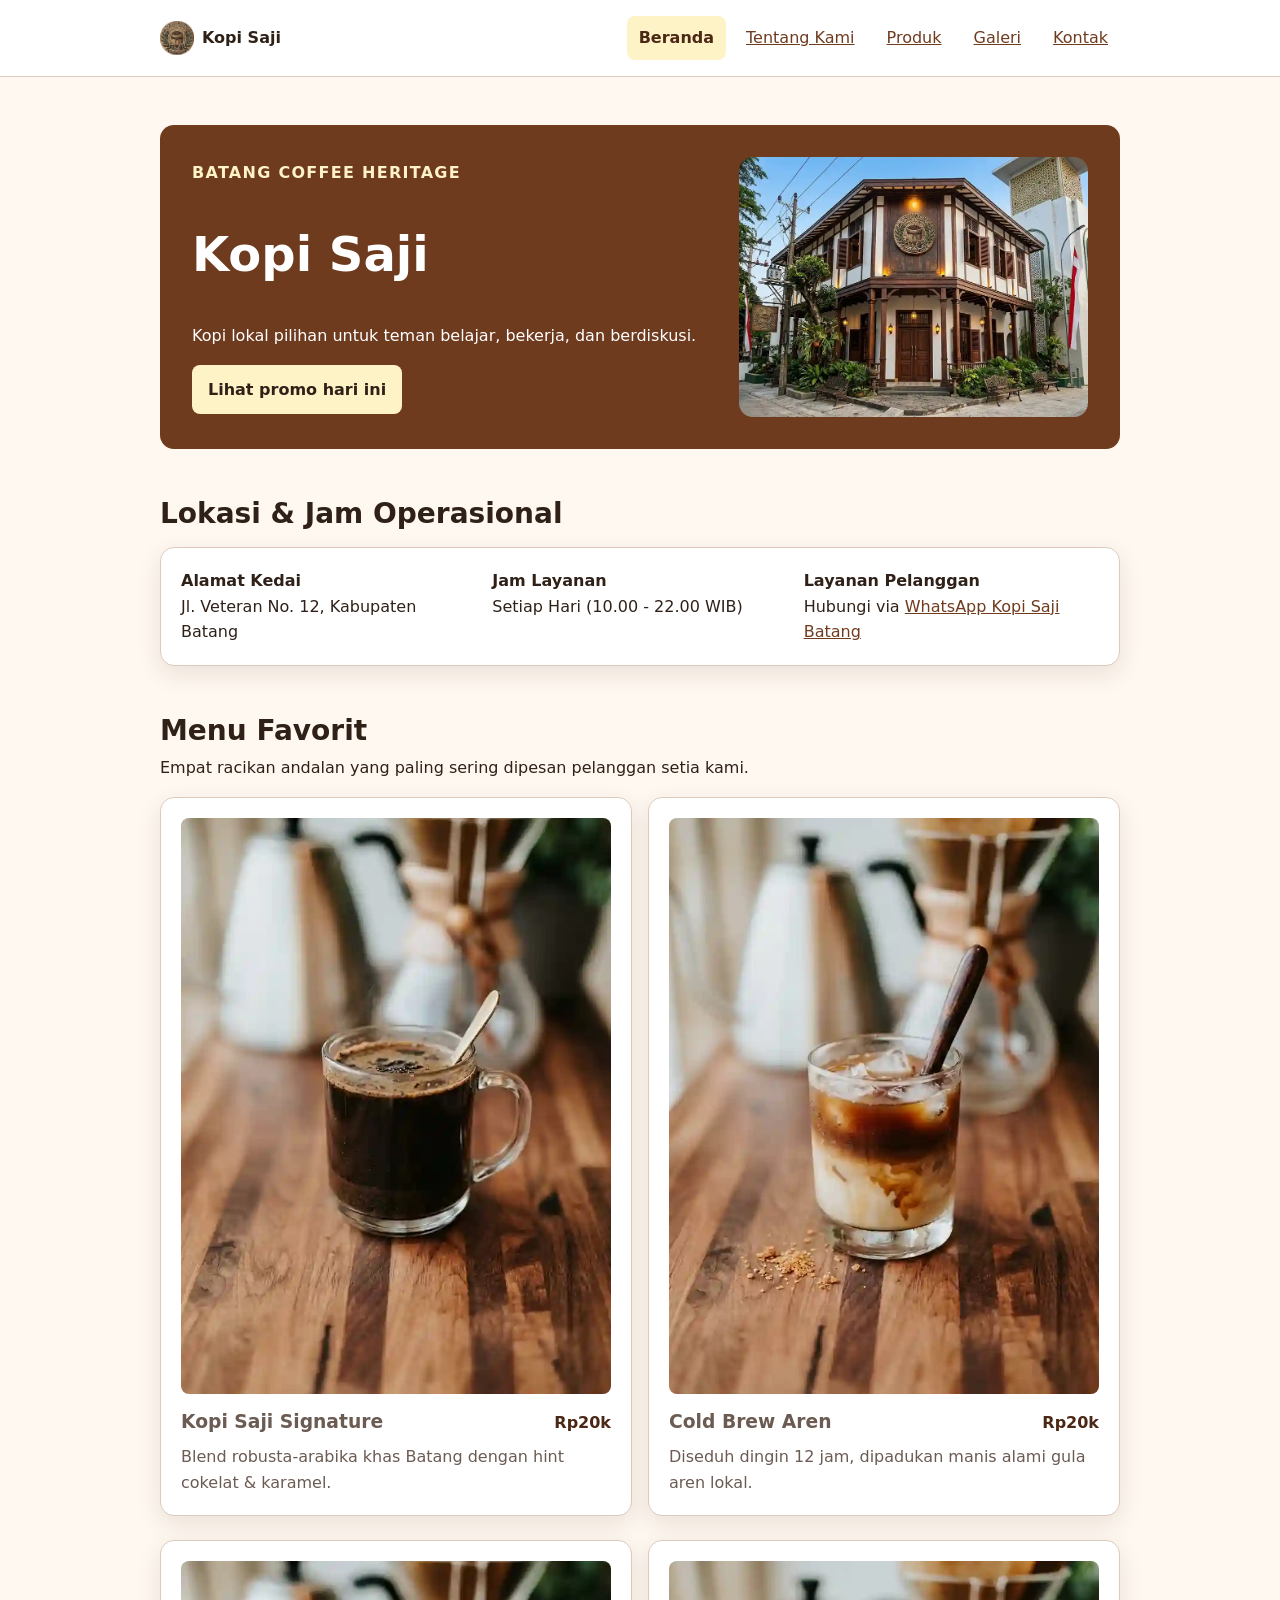
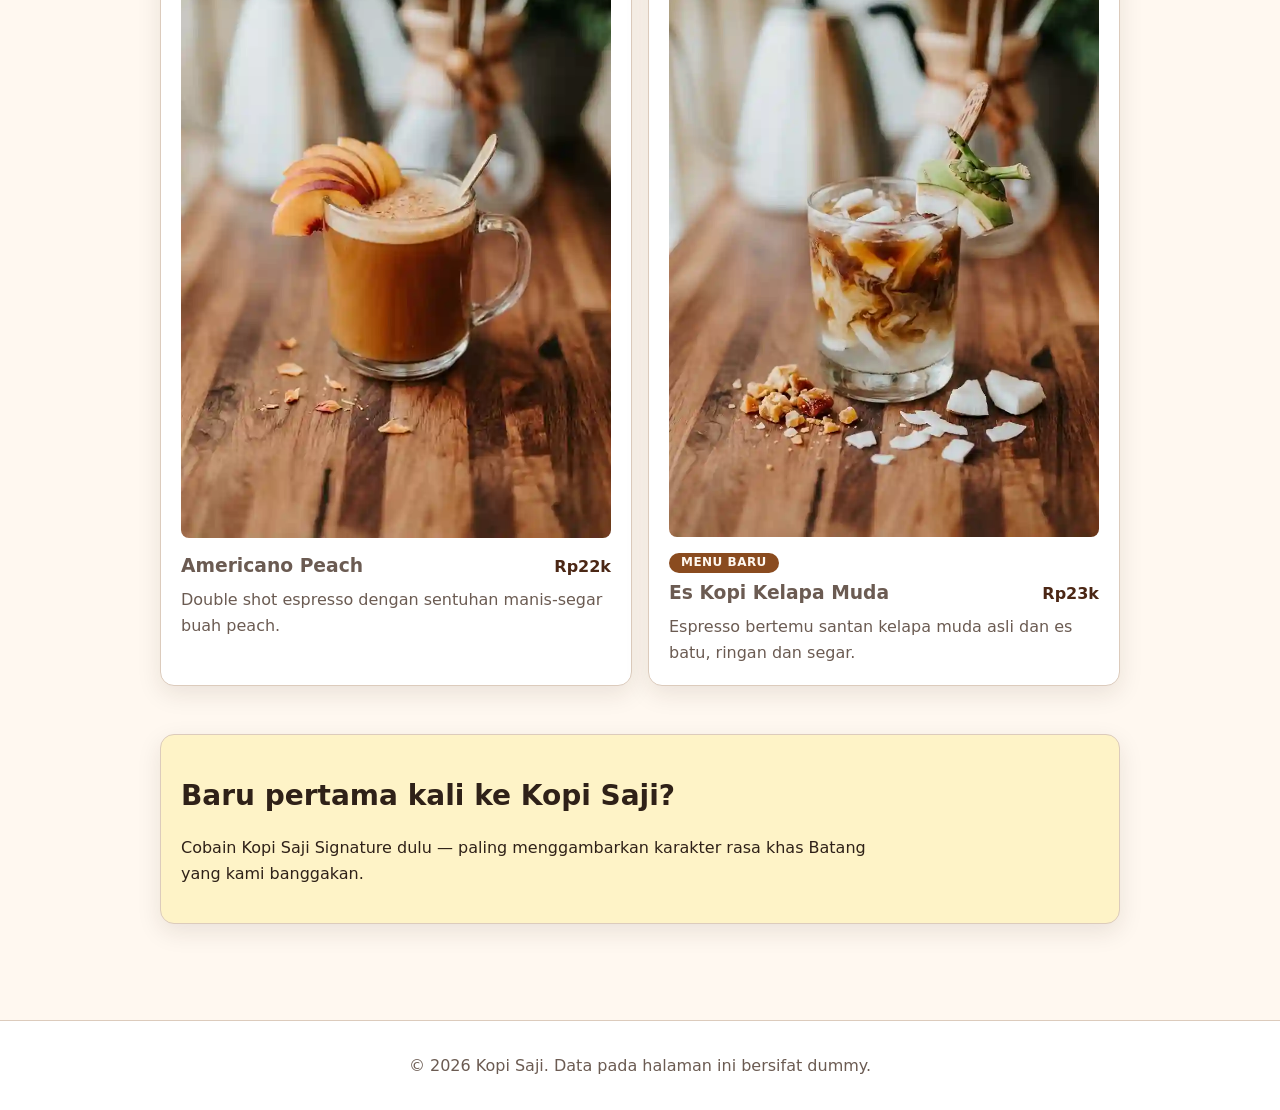
<file: index.html>
<!DOCTYPE html>
<html lang="id">

<head>
    <meta charset="UTF-8">
    <meta name="viewport" content="width=device-width, initial-scale=1.0">
    <title>Kopi Saji - Teman Nyantai & Nongkrong</title>
    <link rel="icon" href="favicon.ico" sizes="any" />
    <link rel="stylesheet" href="css/style.css" />
    <script src="js/script.js" defer></script>
</head>

<body>
    <a class="skip-link" href="#konten">Lewati ke konten utama</a>
    <header class="site-header">
        <nav class="nav" aria-label="Navigasi utama">
            <a class="brand" href="index.html">
                <img class="brand-mark" src="assets/images/logo_saji.webp" alt="logo kopi saji" width="34" height="34">
                Kopi Saji
            </a>
            <button class="nav-toggle" type="button" aria-expanded="false" aria-controls="nav-list" aria-label="Menu navigasi"><span class="nav-toggle-icon" aria-hidden="true"></span></button>
            <ul class="nav-list" id="nav-list">
                <li><a class="active" aria-current="page" href="index.html">Beranda</a></li>
                <li><a href="tentang.html">Tentang Kami</a></li>
                <li><a href="produk.html">Produk</a></li>
                <li><a href="galeri.html">Galeri</a></li>
                <li><a href="kontak.html">Kontak</a></li>
            </ul>
        </nav>
    </header>

    <main id="konten" class="page" tabindex="-1">
        <section class="hero" aria-labelledby="hero-title">
            <div class="hero-content">
                <p class="eyebrow">BATANG COFFEE HERITAGE</p>
                <h1 id="hero-title">Kopi Saji</h1>
                <p>Kopi lokal pilihan untuk teman belajar, bekerja, dan berdiskusi.</p>
                <button id="promoButton" type="button">Lihat promo hari ini</button>
            </div>
            <img class="hero-image" src="assets/images/tampak_depan_saji.webp" width="640" height="360" fetchpriority="high"
                alt="Etalase Kopi Saji berisi kemasan kopi lokal" />
        </section>

        <section id="kontak" class="section" aria-labelledby="kontak-title">
            <div class="section-head">
                <h2 id="kontak-title">Lokasi & Jam Operasional</h2>
            </div>
            <div class="contact-card">
                <div class="contact-item">
                    <strong>Alamat Kedai</strong>
                    <p>Jl. Veteran No. 12, Kabupaten Batang</p>
                </div>
                <div class="contact-item">
                    <strong>Jam Layanan</strong>
                    <p>Setiap Hari (10.00 - 22.00 WIB)</p>
                </div>
                <div class="contact-item">
                    <strong>Layanan Pelanggan</strong>
                    <p>Hubungi via <a href="https://wa.me/6281584666845" target="_blank"
                            rel="noopener noreferrer">WhatsApp Kopi Saji Batang</a></p>
                </div>
            </div>
        </section>

        <section class="section" aria-labelledby="produk-title">
            <div class="section-head">
                <h2 id="produk-title">Menu Favorit</h2>
                <p>Empat racikan andalan yang paling sering dipesan pelanggan setia kami.</p>
            </div>

            <div class="product-grid product-grid--two">
                <figure class="product-card">
                    <img src="assets/images/kopi_signature.webp" alt="Kopi Saji Signature disajikan dalam gelas"
                        width="640" height="360" loading="lazy" class="product-img">
                    <figcaption>
                        <div class="product-header">
                            <h3>Kopi Saji Signature</h3>
                            <span class="price">Rp20k</span>
                        </div>
                        <p>Blend robusta-arabika khas Batang dengan hint cokelat & karamel.</p>
                    </figcaption>
                </figure>

                <figure class="product-card">
                    <img src="assets/images/cold_brew_aren.webp" alt="Cold Brew Aren dengan es dalam gelas"
                        width="640" height="360" loading="lazy" class="product-img">
                    <figcaption>
                        <div class="product-header">
                            <h3>Cold Brew Aren</h3>
                            <span class="price">Rp20k</span>
                        </div>
                        <p>Diseduh dingin 12 jam, dipadukan manis alami gula aren lokal.</p>
                    </figcaption>
                </figure>

                <figure class="product-card">
                    <img src="assets/images/peach_coffee.webp" alt="Americano Peach dengan potongan buah peach"
                        width="640" height="360" loading="lazy" class="product-img">
                    <figcaption>
                        <div class="product-header">
                            <h3>Americano Peach</h3>
                            <span class="price">Rp22k</span>
                        </div>
                        <p>Double shot espresso dengan sentuhan manis-segar buah peach.</p>
                    </figcaption>
                </figure>

                <figure class="product-card">
                    <img src="assets/images/es_kopi_kelapa.webp"
                        alt="Es Kopi Kelapa Muda dengan serutan kelapa di atasnya" width="640" height="360" loading="lazy" class="product-img">
                    <figcaption>
                        <span class="new-badge">Menu Baru</span>
                        <div class="product-header">
                            <h3>Es Kopi Kelapa Muda</h3>
                            <span class="price">Rp23k</span>
                        </div>
                        <p>Espresso bertemu santan kelapa muda asli dan es batu, ringan dan segar.</p>
                    </figcaption>
                </figure>
            </div>
        </section>

        <aside class="aside-note" aria-labelledby="aside-title">
            <h2 id="aside-title">Baru pertama kali ke Kopi Saji?</h2>
            <p>Cobain Kopi Saji Signature dulu — paling menggambarkan karakter rasa khas Batang yang kami banggakan.</p>
        </aside>
    </main>

    <footer class="site-footer">
        <p>&copy; 2026 Kopi Saji. Data pada halaman ini bersifat dummy.</p>
    </footer>

</body>

</html>
</file>
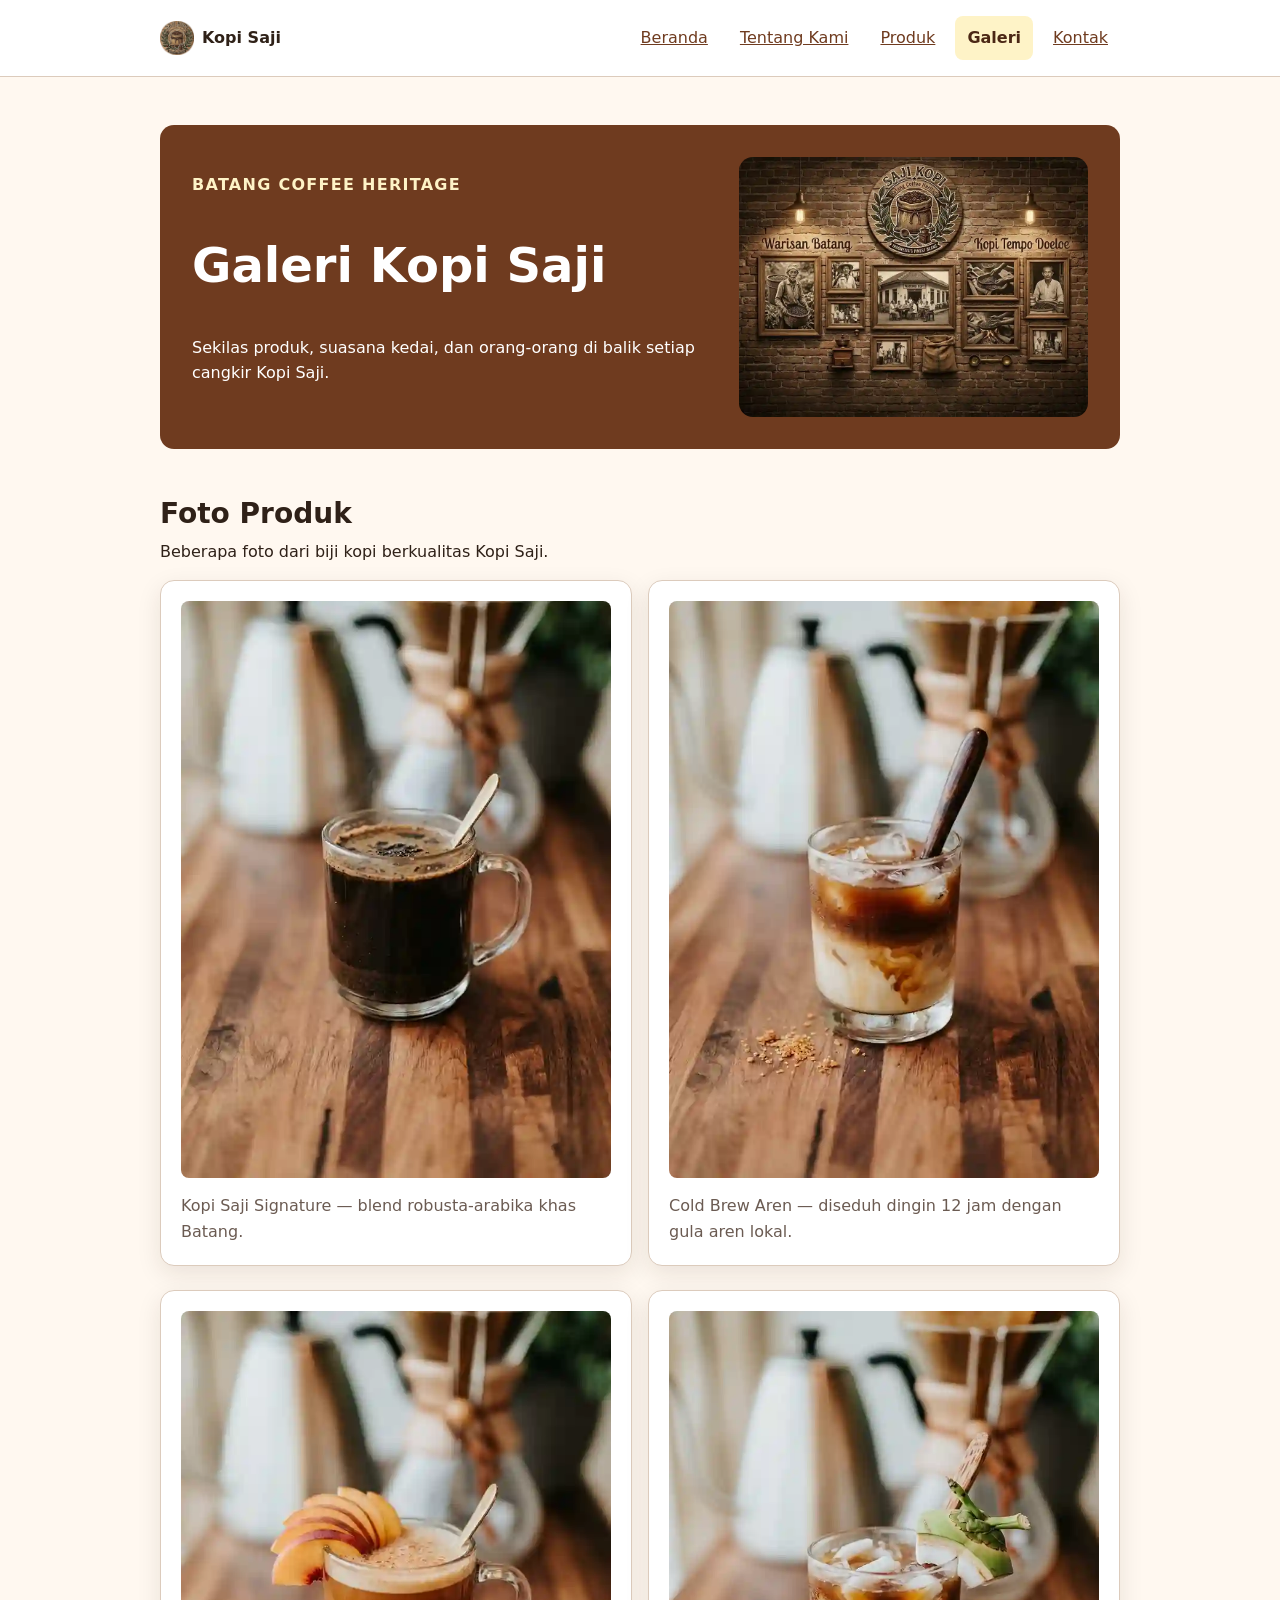
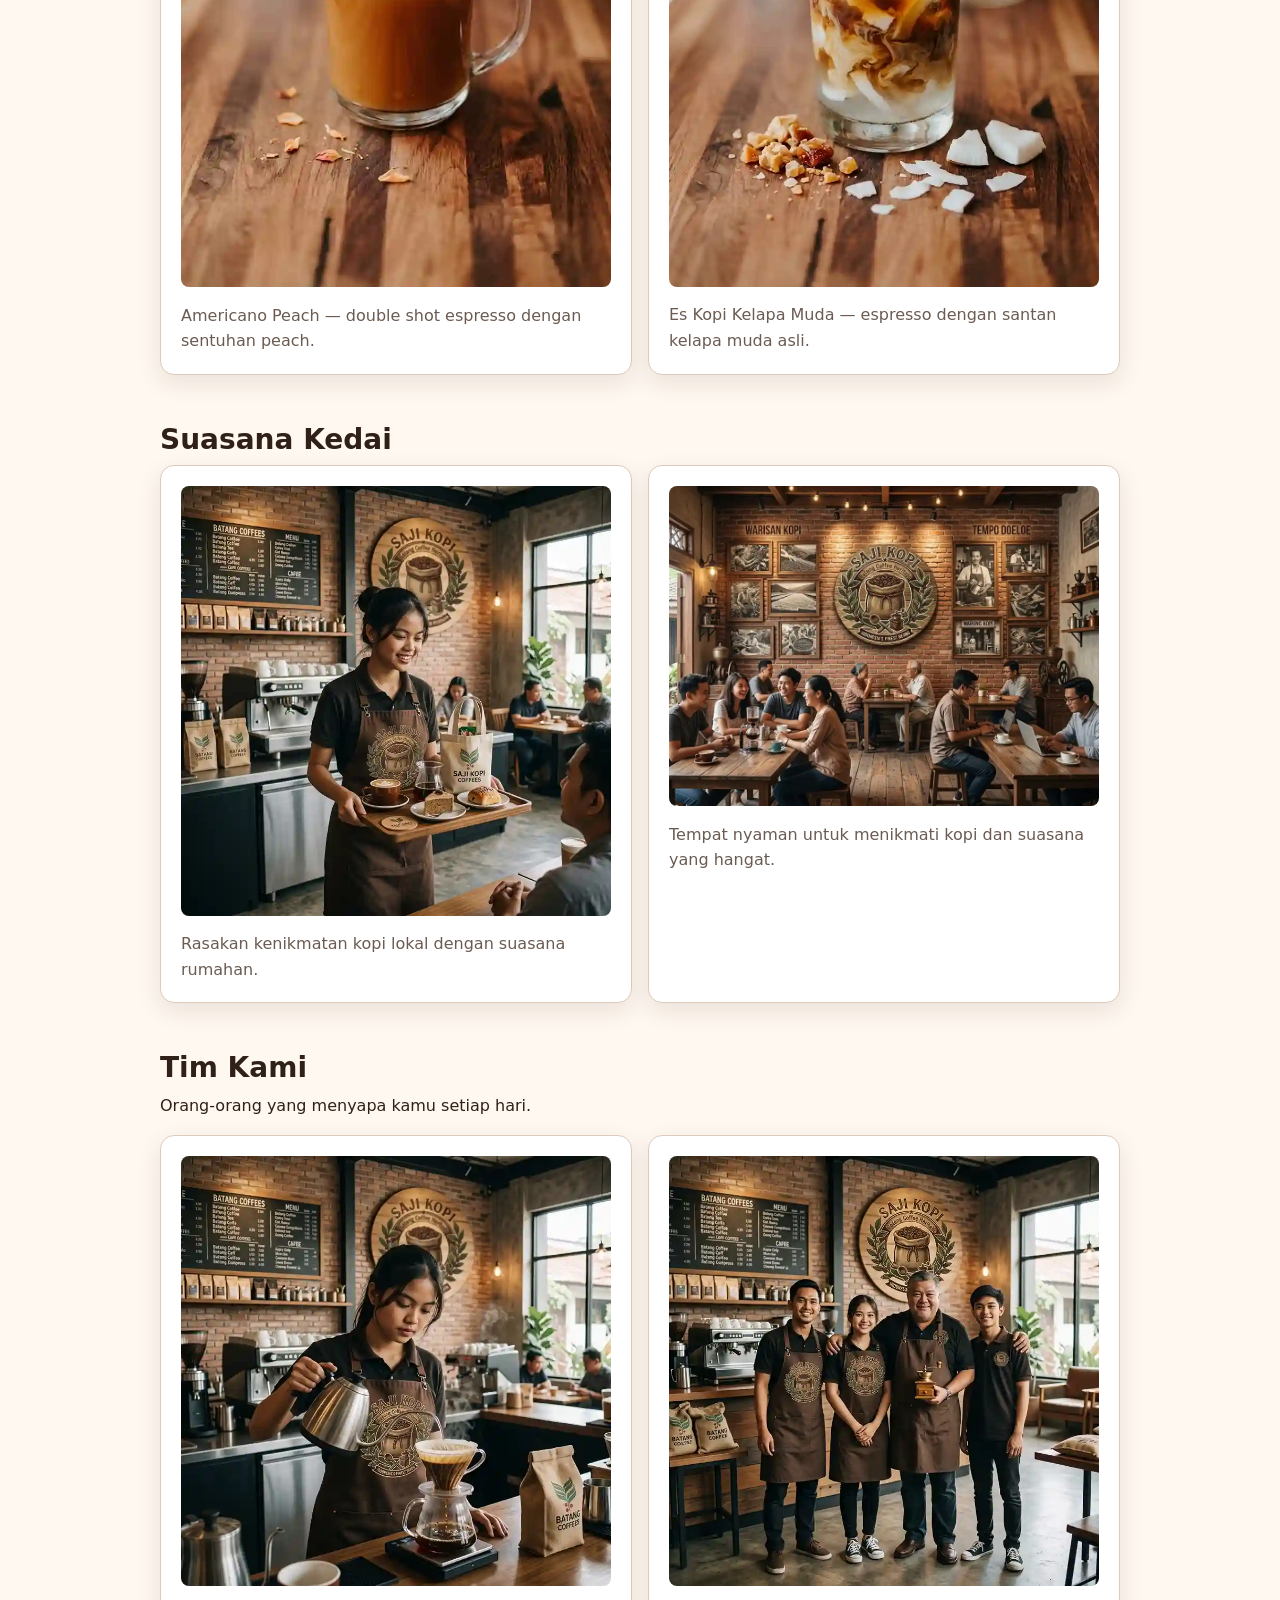
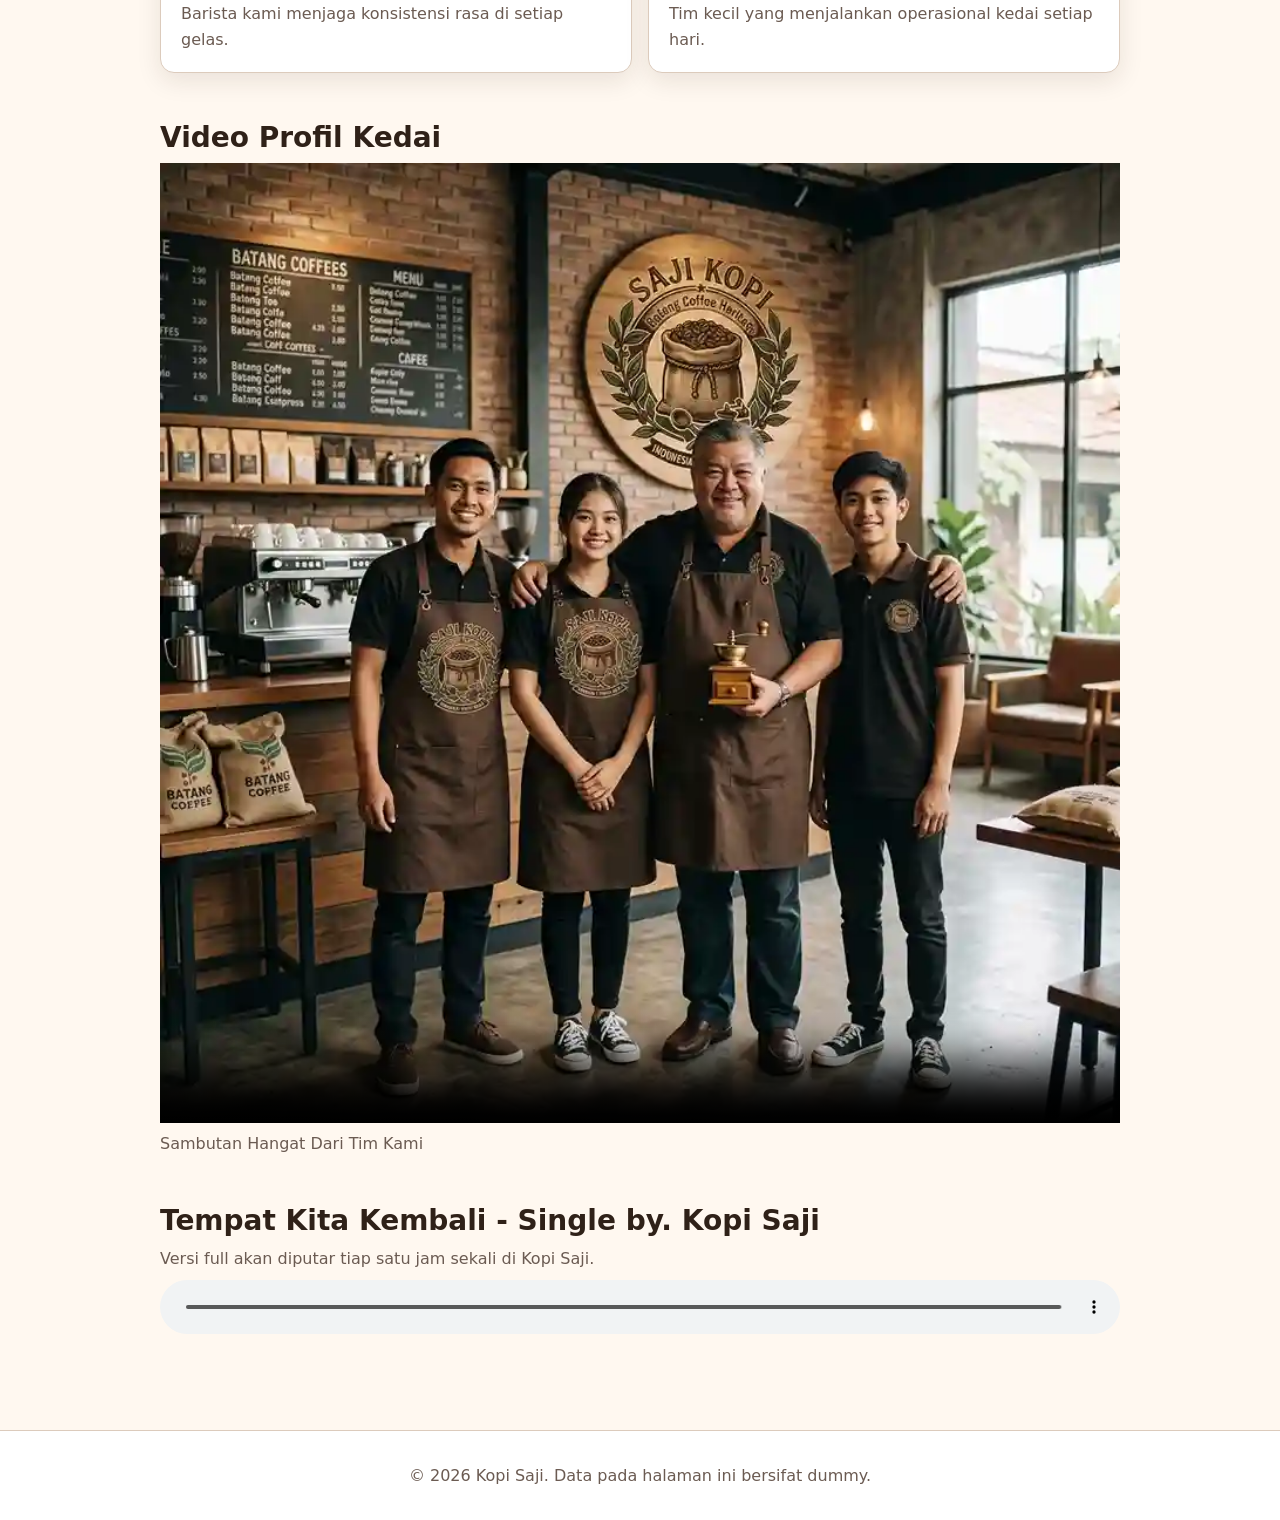
<file: galeri.html>
<!DOCTYPE html>
<html lang="id">

<head>
    <meta charset="utf-8" />
    <meta name="viewport" content="width=device-width, initial-scale=1" />
    <title>Galeri Kopi Saji - Website UMKM</title>
    <link rel="icon" href="favicon.ico" sizes="any" />
    <link rel="stylesheet" href="css/style.css" />
    <script src="js/script.js" defer></script>
</head>

<body>
    <a class="skip-link" href="#konten">Lewati ke konten utama</a>
    <header class="site-header">
        <nav class="nav" aria-label="Navigasi utama">
            <a class="brand" href="index.html">
                <img class="brand-mark" src="assets/images/logo_saji.webp" alt="logo kopi saji" width="34" height="34">
                Kopi Saji
            </a>
            <button class="nav-toggle" type="button" aria-expanded="false" aria-controls="nav-list" aria-label="Menu navigasi"><span class="nav-toggle-icon" aria-hidden="true"></span></button>
            <ul class="nav-list" id="nav-list">
                <li><a href="index.html">Beranda</a></li>
                <li><a href="tentang.html">Tentang Kami</a></li>
                <li><a href="produk.html">Produk</a></li>
                <li><a class="active" aria-current="page" href="galeri.html">Galeri</a></li>
                <li><a href="kontak.html">Kontak</a></li>
            </ul>
        </nav>
    </header>

    <main id="konten" class="page" tabindex="-1">
        <section class="hero" aria-labelledby="galeri-hero-title">
            <div class="hero-content">
                <p class="eyebrow">Batang Coffee Heritage</p>
                <h1 id="galeri-hero-title">Galeri Kopi Saji</h1>
                <p>Sekilas produk, suasana kedai, dan orang-orang di balik setiap cangkir Kopi Saji.</p>
            </div>
            <img class="hero-image" src="assets/images/galeri_saji.webp" width="640" height="360" fetchpriority="high" alt="Bingkai foto bergaya tempo dulu di Kopi Saji" />
        </section>

        <section class="section" aria-labelledby="produk-media-title">
            <div class="section-head">
                <h2 id="produk-media-title">Foto Produk</h2>
                <p>Beberapa foto dari biji kopi berkualitas Kopi Saji.</p>
            </div>
            <div class="gallery-grid">
                <figure class="media-card">
                    <img src="assets/images/kopi_signature.webp" width="640" height="360" loading="lazy" alt="Kopi Saji Signature disajikan dalam gelas" />
                    <figcaption>Kopi Saji Signature — blend robusta-arabika khas Batang.</figcaption>
                </figure>
                <figure class="media-card">
                    <img src="assets/images/cold_brew_aren.webp" width="640" height="360" loading="lazy" alt="Cold Brew Aren dengan es dalam gelas" />
                    <figcaption>Cold Brew Aren — diseduh dingin 12 jam dengan gula aren lokal.</figcaption>
                </figure>
                <figure class="media-card">
                    <img src="assets/images/peach_coffee.webp" width="640" height="360" loading="lazy" alt="Americano Peach dengan potongan buah peach" />
                    <figcaption>Americano Peach — double shot espresso dengan sentuhan peach.</figcaption>
                </figure>
                <figure class="media-card">
                    <img src="assets/images/es_kopi_kelapa.webp" width="640" height="360" loading="lazy" alt="Es Kopi Kelapa Muda dengan serutan kelapa di atasnya" />
                    <figcaption>Es Kopi Kelapa Muda — espresso dengan santan kelapa muda asli.</figcaption>
                </figure>
            </div>
        </section>

        <section class="section" aria-labelledby="suasana-title">
            <div class="section-head">
                <h2 id="suasana-title">Suasana Kedai</h2>
            </div>
            <div class="gallery-grid">
                <figure class="media-card">
                    <img src="assets/images/waiters_saji.webp" width="640" height="360" loading="lazy" alt="Suasana kedai Kopi Saji dengan waiters yang siap melayani" />
                    <figcaption>Rasakan kenikmatan kopi lokal dengan suasana rumahan.</figcaption>
                </figure>
                <figure class="media-card">
                    <img src="assets/images/suasana_saji.webp" width="640" height="360" loading="lazy" alt="Suasana pelanggan di kedai Kopi Saji" />
                    <figcaption>Tempat nyaman untuk menikmati kopi dan suasana yang hangat.</figcaption>
                </figure>
            </div>
        </section>

        <section class="section" aria-labelledby="tim-title">
            <div class="section-head">
                <h2 id="tim-title">Tim Kami</h2>
                <p>Orang-orang yang menyapa kamu setiap hari.</p>
            </div>
            <div class="gallery-grid">
                <figure class="media-card">
                    <img src="assets/images/barista_saji.webp" width="640" height="360" loading="lazy" alt="Barista Kopi Saji sedang menyeduh kopi" />
                    <figcaption>Barista kami menjaga konsistensi rasa di setiap gelas.</figcaption>
                </figure>
                <figure class="media-card">
                    <img src="assets/images/saji_team.webp" width="640" height="360" loading="lazy" alt="Tim Kopi Saji berfoto bersama di depan kedai" />
                    <figcaption>Tim kecil yang menjalankan operasional kedai setiap hari.</figcaption>
                </figure>
            </div>
        </section>

        <section class="section" aria-labelledby="video-title">
            <div class="section-head">
                <h2 id="video-title">Video Profil Kedai</h2>
            </div>
            <div class="video-wrap">
                <video controls preload="none" playsinline poster="assets/images/saji_team.webp" aria-describedby="video-note">
                    <source src="assets/video/video_tim_saji.mp4" type="video/mp4">
                    Browser Anda tidak mendukung pemutar video. Silakan unduh video profil kedai melalui tautan
                    WhatsApp kami.
                </video>
                <p id="video-note" class="video-caption">Sambutan Hangat Dari Tim Kami</p>
            </div>
        </section>

        <section class="section" aria-labelledby="audio-title">
            <div class="section-head">
                <h2 id="audio-title">Tempat Kita Kembali - Single by. Kopi Saji</h2>
            </div>
            <div class="video-wrap">
                <p id="audio-note" class="video-caption audio-caption">Versi full akan diputar tiap satu jam sekali di Kopi Saji.</p>
                <audio controls aria-describedby="audio-note" class="audio-player"
                    src="assets/audio/tempat_kita_kembali.mp3">
                    Browser Anda tidak mendukung pemutar audio.
                </audio>
            </div>
        </section>
    </main>

    <footer class="site-footer">
        <p>&copy; 2026 Kopi Saji. Data pada halaman ini bersifat dummy.</p>
    </footer>
</body>

</html>
</file>
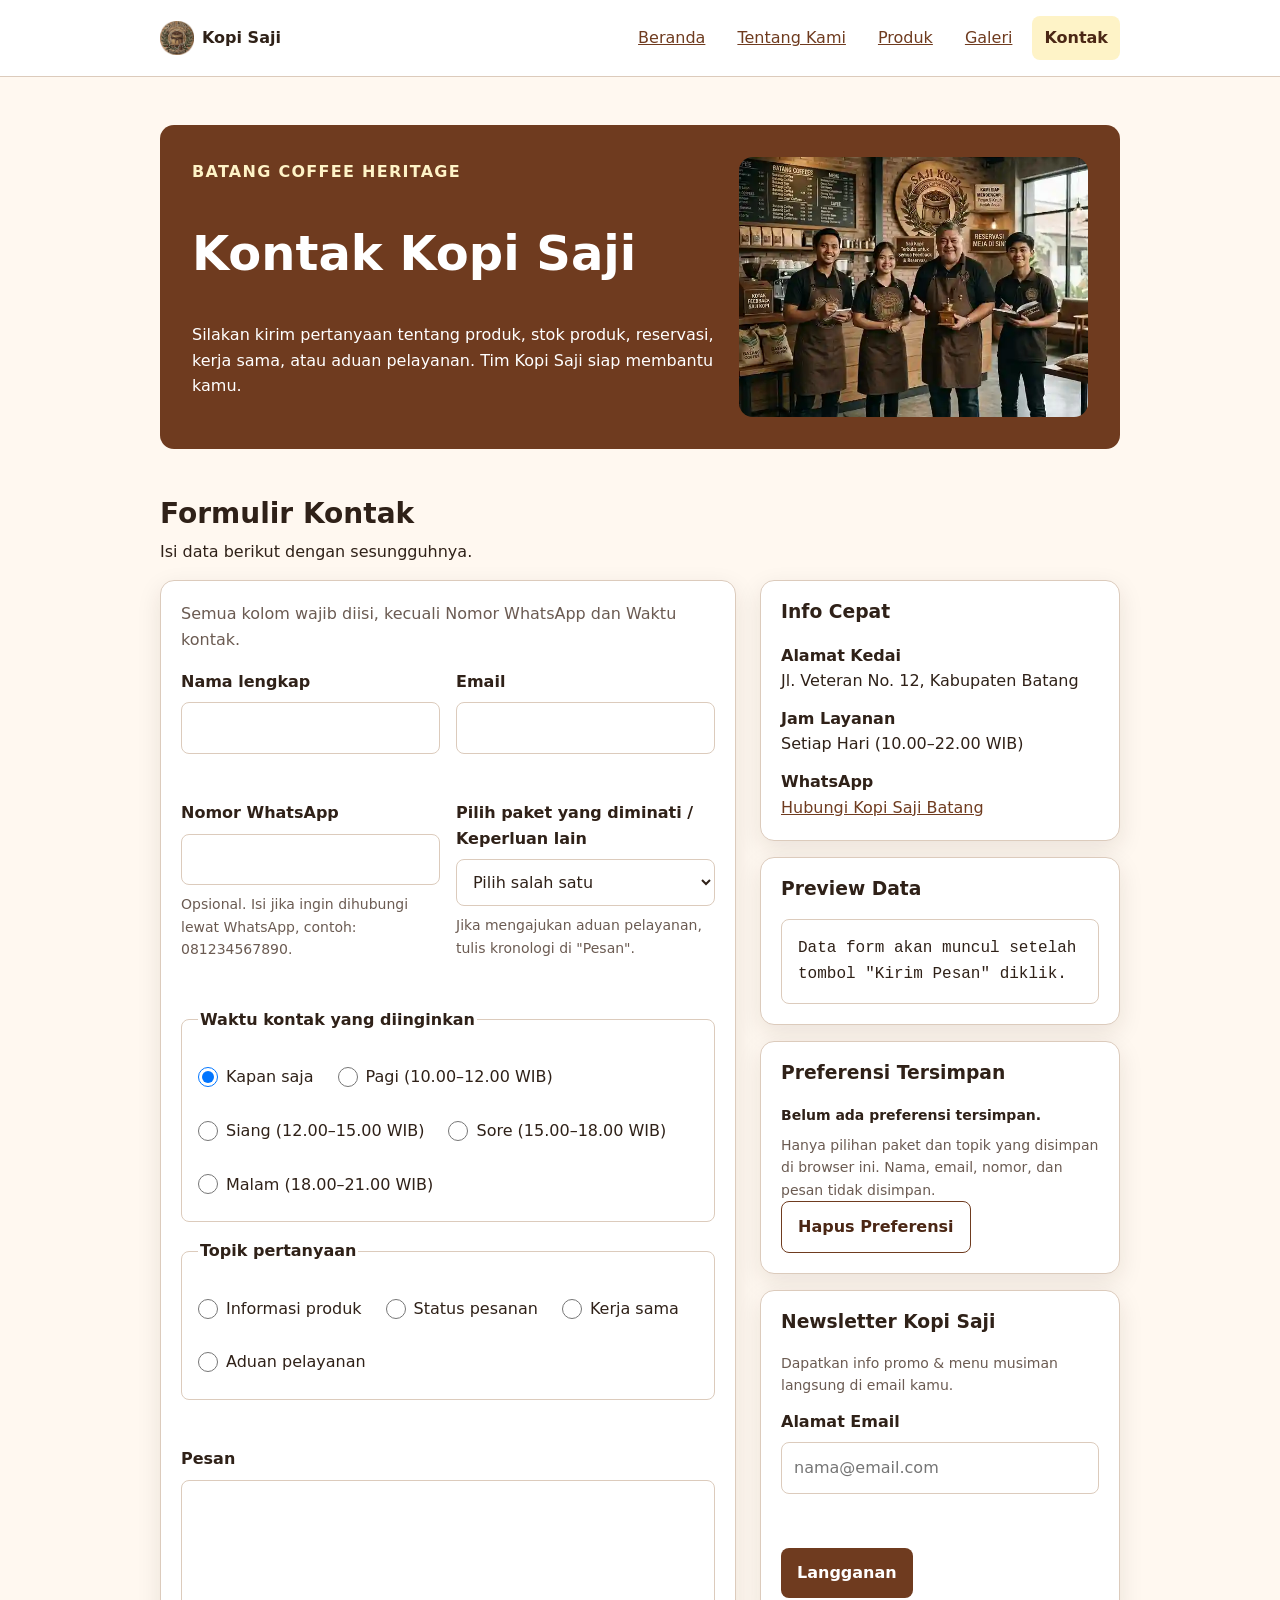
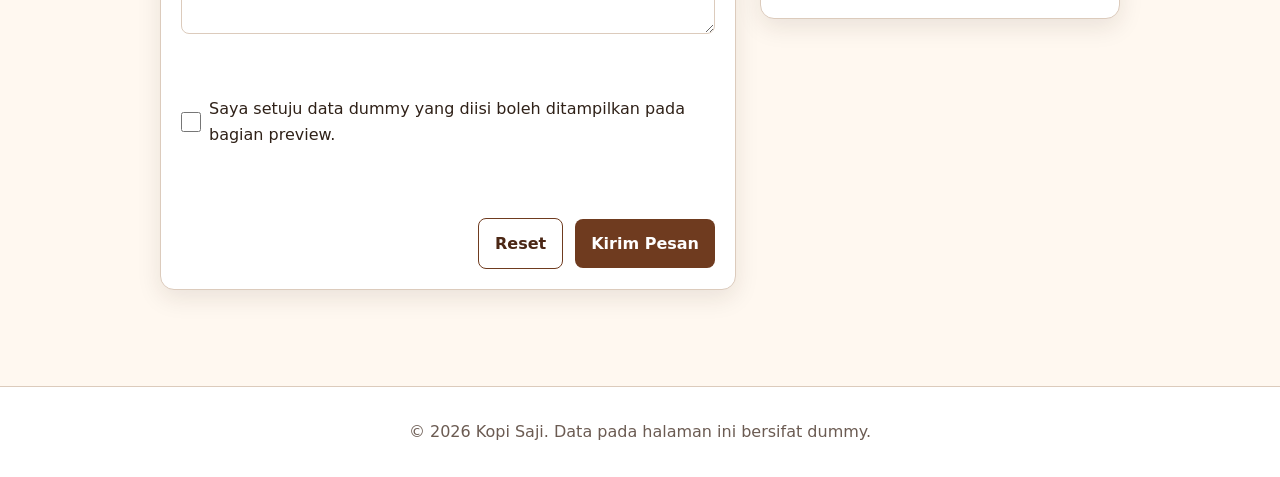
<file: kontak.html>
<!DOCTYPE html>
<html lang="id">

<head>
  <meta charset="utf-8" />
  <meta name="viewport" content="width=device-width, initial-scale=1" />
  <title>Kontak Kopi Saji - Website UMKM</title>
  <link rel="icon" href="favicon.ico" sizes="any" />
  <link rel="stylesheet" href="css/style.css" />
  <script src="js/script.js" defer></script>
  <script src="js/form.js" defer></script>
  <script src="js/newsletter.js" defer></script>
</head>

<body>
  <a class="skip-link" href="#konten">Lewati ke konten utama</a>
  <header class="site-header">
    <nav class="nav" aria-label="Navigasi utama">
      <a class="brand" href="index.html">
        <img class="brand-mark" src="assets/images/logo_saji.webp" alt="logo kopi saji" width="34" height="34">
        Kopi Saji
      </a>
      <button class="nav-toggle" type="button" aria-expanded="false" aria-controls="nav-list" aria-label="Menu navigasi"><span class="nav-toggle-icon" aria-hidden="true"></span></button>
      <ul class="nav-list" id="nav-list">
        <li><a href="index.html">Beranda</a></li>
        <li><a href="tentang.html">Tentang Kami</a></li>
        <li><a href="produk.html">Produk</a></li>
        <li><a href="galeri.html">Galeri</a></li>
        <li><a class="active" aria-current="page" href="kontak.html">Kontak</a></li>
      </ul>
    </nav>
  </header>

  <main id="konten" class="page" tabindex="-1">
    <section class="hero" aria-labelledby="kontak-hero-title">
      <div class="hero-content">
        <p class="eyebrow">Batang Coffee Heritage</p>
        <h1 id="kontak-hero-title">Kontak Kopi Saji</h1>
        <p>Silakan kirim pertanyaan tentang produk, stok produk, reservasi, kerja sama, atau aduan pelayanan. Tim Kopi Saji siap membantu kamu.</p>
      </div>
      <img class="hero-image" src="assets/images/saji_team_aduan.webp" width="640" height="360" fetchpriority="high" alt="Team kopi saji siap menerima seluruh pesan" />
    </section>

    <section class="section" aria-labelledby="form-title">
      <div class="section-head">
        <h2 id="form-title">Formulir Kontak</h2>
        <p>Isi data berikut dengan sesungguhnya.</p>
      </div>

      <div class="contact-layout">
        <form id="form-kontak" class="form-card" action="#" method="post" aria-labelledby="form-title" novalidate>
          <p class="form-note">Semua kolom wajib diisi, kecuali Nomor WhatsApp dan Waktu kontak.</p>

          <div class="field">
            <label for="nama">Nama lengkap</label>
            <input
              id="nama"
              name="nama"
              type="text"
              autocomplete="name"
              required
              minlength="3"
              aria-describedby="nama-error"
            />
            <p id="nama-error" class="field-error" aria-live="polite"></p>
          </div>

          <div class="field">
            <label for="email">Email</label>
            <input
              id="email"
              name="email"
              type="email"
              autocomplete="email"
              required
              aria-describedby="email-error"
            />
            <p id="email-error" class="field-error" aria-live="polite"></p>
          </div>

          <div class="field">
            <label for="telepon">Nomor WhatsApp</label>
            <input
              id="telepon"
              name="telepon"
              type="tel"
              inputmode="tel"
              autocomplete="tel"
              pattern="^(\+62|62|0)8[1-9][0-9]{6,10}$"
              title="Nomor WhatsApp Indonesia, contoh: 081234567890"
              aria-describedby="telepon-help telepon-error"
            />
            <p id="telepon-help" class="help-text">Opsional. Isi jika ingin dihubungi lewat WhatsApp, contoh: 081234567890.</p>
            <p id="telepon-error" class="field-error" aria-live="polite"></p>
          </div>

          <div class="field">
            <label for="paket">Pilih paket yang diminati / Keperluan lain</label>
            <select id="paket" name="paket" required aria-describedby="paket-help paket-error">
              <option value="">Pilih salah satu</option>
              <option value="seduh-dimanapun">Paket Seduh Dimanapun</option>
              <option value="reseller">Paket Reseller</option>
              <option value="reservasi">Reservasi</option>
              <option value="aduan-pelayanan">Aduan Pelayanan</option>
              <option value="kerja-sama">Kerjasama</option>
              <option value="lainnya">Lainnya</option>
            </select>
            <p id="paket-help" class="help-text">Jika mengajukan aduan pelayanan, tulis kronologi di "Pesan".</p>
            <p id="paket-error" class="field-error" aria-live="polite"></p>
          </div>

          <fieldset class="field-full">
            <legend>Waktu kontak yang diinginkan</legend>
            <div class="choice-group">
              <div class="choice">
                <input id="waktu-kapan-saja" name="waktu" type="radio" value="kapan-saja" checked />
                <label for="waktu-kapan-saja">Kapan saja</label>
              </div>
              <div class="choice">
                <input id="waktu-pagi" name="waktu" type="radio" value="pagi" />
                <label for="waktu-pagi">Pagi (10.00–12.00 WIB)</label>
              </div>
              <div class="choice">
                <input id="waktu-siang" name="waktu" type="radio" value="siang" />
                <label for="waktu-siang">Siang (12.00–15.00 WIB)</label>
              </div>
              <div class="choice">
                <input id="waktu-sore" name="waktu" type="radio" value="sore" />
                <label for="waktu-sore">Sore (15.00–18.00 WIB)</label>
              </div>
              <div class="choice">
                <input id="waktu-malam" name="waktu" type="radio" value="malam" />
                <label for="waktu-malam">Malam (18.00–21.00 WIB)</label>
              </div>
            </div>
          </fieldset>

          <div class="field-full">
            <fieldset aria-describedby="topik-error">
              <legend>Topik pertanyaan</legend>
              <div class="choice-group">
                <div class="choice">
                  <input id="topik-produk" name="topik" type="radio" value="produk" required />
                  <label for="topik-produk">Informasi produk</label>
                </div>
                <div class="choice">
                  <input id="topik-pesanan" name="topik" type="radio" value="pesanan" required />
                  <label for="topik-pesanan">Status pesanan</label>
                </div>
                <div class="choice">
                  <input id="topik-kerja-sama" name="topik" type="radio" value="kerja-sama" required />
                  <label for="topik-kerja-sama">Kerja sama</label>
                </div>
                <div class="choice">
                  <input id="topik-aduan-pelayanan" name="topik" type="radio" value="aduan-pelayanan" required />
                  <label for="topik-aduan-pelayanan">Aduan pelayanan</label>
                </div>
              </div>
            </fieldset>
            <p id="topik-error" class="field-error" aria-live="polite"></p>
          </div>

          <div class="field field-full">
            <label for="pesan">Pesan</label>
            <textarea
              id="pesan"
              name="pesan"
              rows="5"
              required
              minlength="20"
              aria-describedby="pesan-error"
            ></textarea>
            <p id="pesan-error" class="field-error" aria-live="polite"></p>
          </div>

          <div class="field-full">
            <div class="choice">
              <input
                id="setuju"
                name="setuju"
                type="checkbox"
                required
                aria-describedby="setuju-error"
              />
              <label for="setuju">Saya setuju data dummy yang diisi boleh ditampilkan pada bagian preview.</label>
            </div>
            <p id="setuju-error" class="field-error" aria-live="polite"></p>
          </div>

          <p id="form-feedback" class="form-feedback field-full" role="status" aria-live="polite"></p>

          <div class="form-actions field-full">
            <button type="reset" class="button-secondary">Reset</button>
            <button type="submit">Kirim Pesan</button>
          </div>
        </form>

        <aside class="contact-side" aria-label="Info kontak dan preview data">
          <div class="side-card">
            <h3>Info Cepat</h3>
            <dl class="side-list">
              <div class="side-item">
                <dt>Alamat Kedai</dt>
                <dd>Jl. Veteran No. 12, Kabupaten Batang</dd>
              </div>
              <div class="side-item">
                <dt>Jam Layanan</dt>
                <dd>Setiap Hari (10.00–22.00 WIB)</dd>
              </div>
              <div class="side-item">
                <dt>WhatsApp</dt>
                <dd><a href="https://wa.me/6281584666845" target="_blank" rel="noopener noreferrer">Hubungi Kopi Saji Batang</a></dd>
              </div>
            </dl>
          </div>

          <div class="side-card">
            <h3 id="preview-title">Preview Data</h3>
            <p id="status-form" class="status-msg status-success" role="status" hidden>✔ Berhasil: pesan kamu sudah terkirim.</p>
            <pre id="preview-form" aria-live="polite">Data form akan muncul setelah tombol "Kirim Pesan" diklik.</pre>
          </div>

          <div class="side-card">
            <h3 id="preferensi-title">Preferensi Tersimpan</h3>
            <p id="preferensi-status" class="help-text" role="status" aria-live="polite">Belum ada preferensi tersimpan.</p>
            <p class="help-text">Hanya pilihan paket dan topik yang disimpan di browser ini. Nama, email, nomor, dan pesan tidak disimpan.</p>
            <div class="pref-actions">
              <button type="button" id="hapus-preferensi" class="button-secondary">Hapus Preferensi</button>
            </div>
          </div>

          <div class="side-card">
            <h3 id="newsletter-title">Newsletter Kopi Saji</h3>
            <p class="help-text">Dapatkan info promo & menu musiman langsung di email kamu.</p>
            <form id="form-newsletter" class="newsletter-form" action="#" method="post" aria-labelledby="newsletter-title" novalidate>
              <div class="field">
                <label for="newsletter-email">Alamat Email</label>
                <input
                  id="newsletter-email"
                  name="email"
                  type="email"
                  autocomplete="email"
                  placeholder="nama@email.com"
                  required
                  aria-describedby="newsletter-email-error"
                />
                <p id="newsletter-email-error" class="field-error" aria-live="polite"></p>
              </div>
              <p id="newsletter-feedback" class="form-feedback" role="status" aria-live="polite"></p>
              <div class="newsletter-actions">
                <button type="submit">Langganan</button>
                <button type="button" id="newsletter-unsubscribe" class="button-secondary" hidden>Berhenti</button>
              </div>
            </form>
          </div>
        </aside>
      </div>
    </section>
  </main>

  <footer class="site-footer">
    <p>&copy; 2026 Kopi Saji. Data pada halaman ini bersifat dummy.</p>
  </footer>
</body>

</html>
</file>
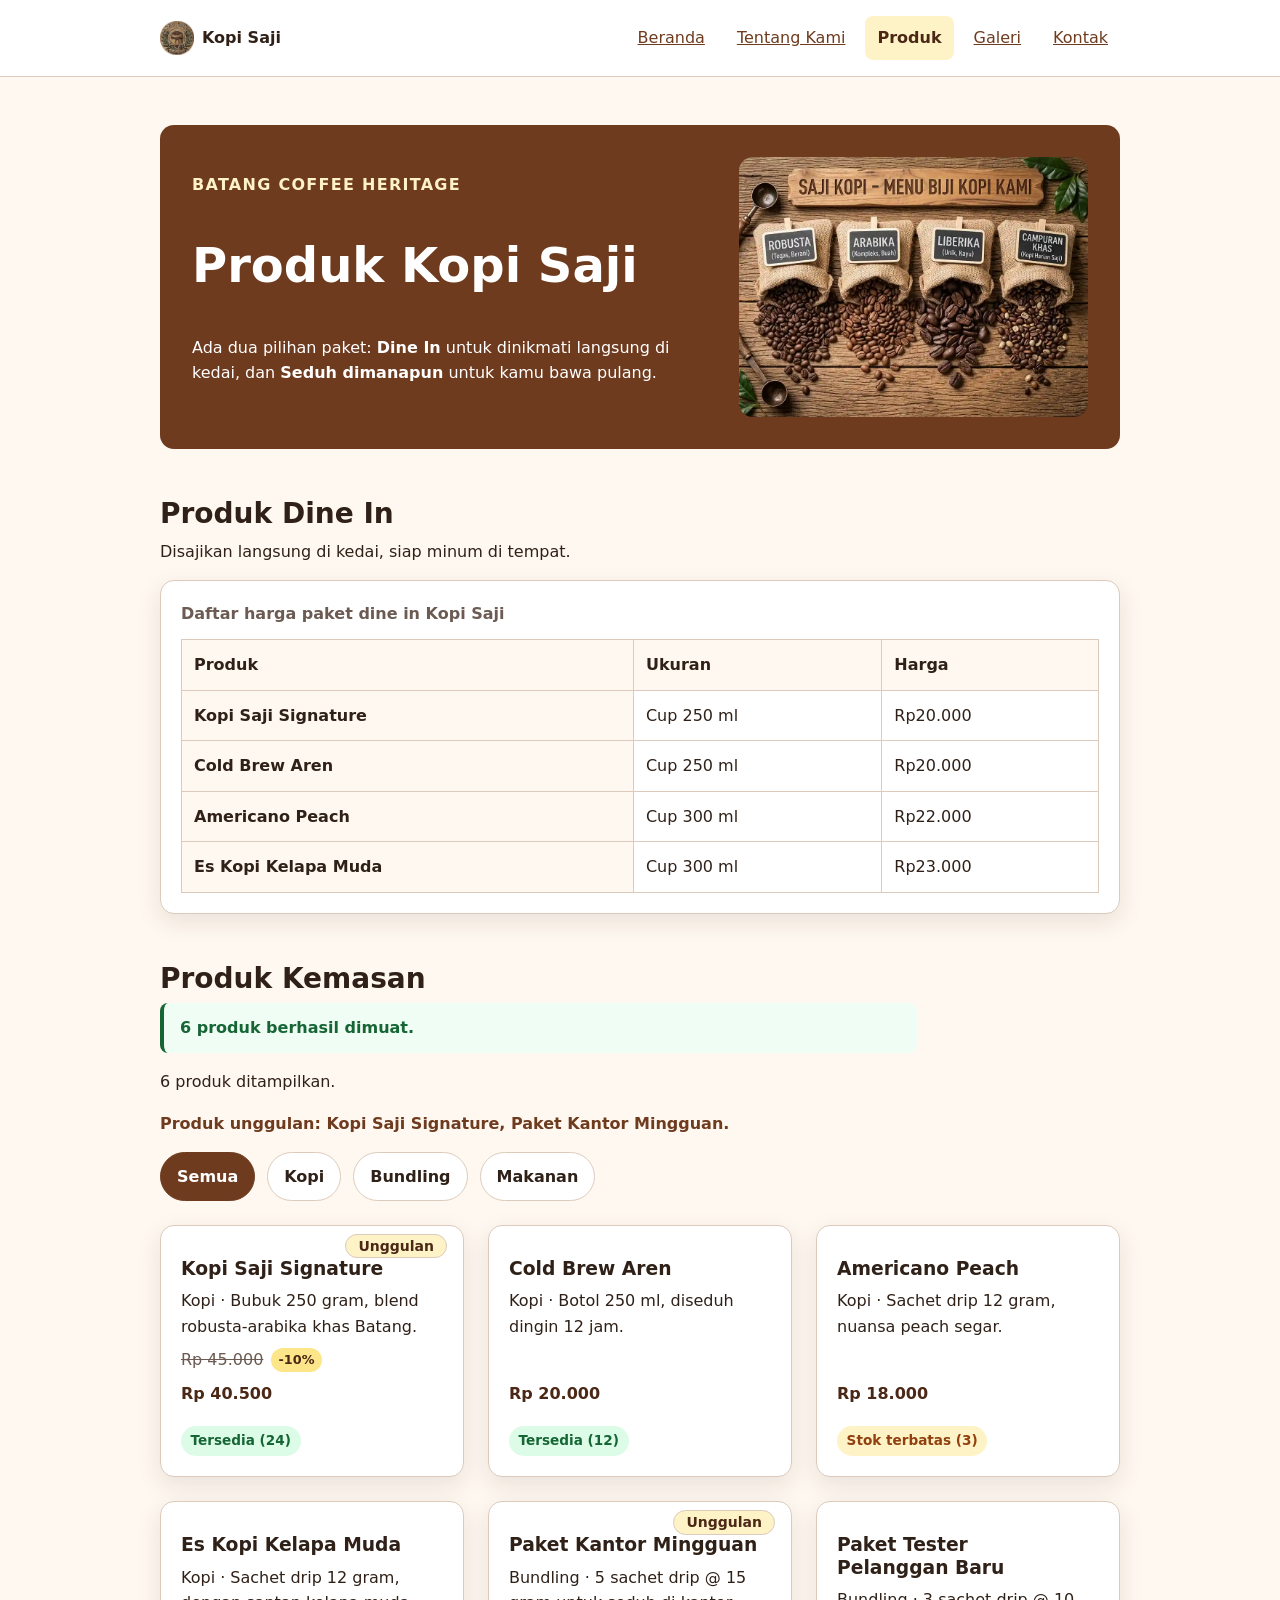
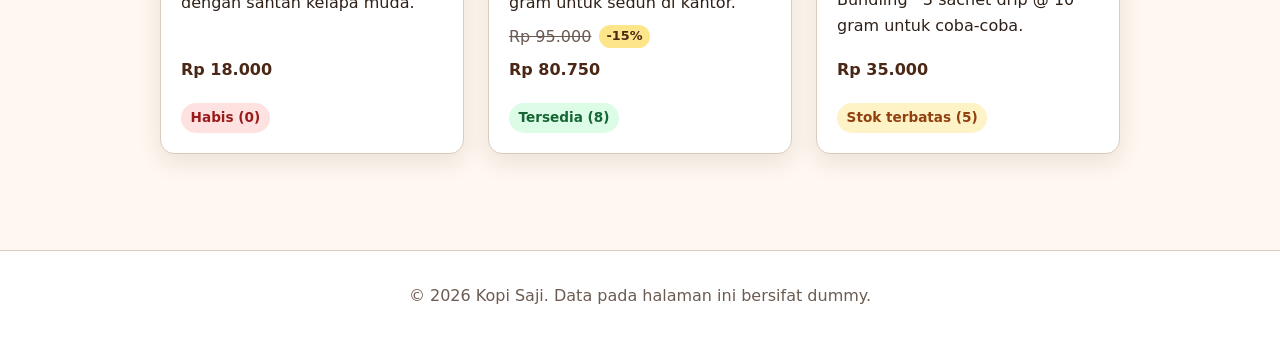
<file: produk.html>
<!DOCTYPE html>
<html lang="id">

<head>
    <meta charset="utf-8" />
    <meta name="viewport" content="width=device-width, initial-scale=1" />
    <title>Produk Kopi Saji - Website UMKM</title>
    <link rel="icon" href="favicon.ico" sizes="any" />
    <link rel="stylesheet" href="css/style.css" />
    <script type="module" src="js/catalog-api.js"></script>
    <script src="js/script.js" defer></script>
</head>

<body>
    <a class="skip-link" href="#konten">Lewati ke konten utama</a>
    <header class="site-header">
        <nav class="nav" aria-label="Navigasi utama">
            <a class="brand" href="index.html">
                <img class="brand-mark" src="assets/images/logo_saji.webp" alt="logo kopi saji" width="34" height="34">
                Kopi Saji
            </a>
            <button class="nav-toggle" type="button" aria-expanded="false" aria-controls="nav-list"
                aria-label="Menu navigasi"><span class="nav-toggle-icon" aria-hidden="true"></span></button>
            <ul class="nav-list" id="nav-list">
                <li><a href="index.html">Beranda</a></li>
                <li><a href="tentang.html">Tentang Kami</a></li>
                <li><a class="active" aria-current="page" href="produk.html">Produk</a></li>
                <li><a href="galeri.html">Galeri</a></li>
                <li><a href="kontak.html">Kontak</a></li>
            </ul>
        </nav>
    </header>

    <main id="konten" class="page" tabindex="-1">
        <section class="hero" aria-labelledby="produk-hero-title">
            <div class="hero-content">
                <p class="eyebrow">Batang Coffee Heritage</p>
                <h1 id="produk-hero-title">Produk Kopi Saji</h1>
                <p>Ada dua pilihan paket: <strong>Dine In</strong> untuk dinikmati langsung di kedai, dan <strong>Seduh
                        dimanapun</strong> untuk kamu bawa pulang.</p>
            </div>
            <img class="hero-image" src="assets/images/biji_kopi_saji.webp" width="640" height="360"
                fetchpriority="high" alt="Pilihan biji kopi Saji" />
        </section>

        <section class="section" aria-labelledby="dinein-title">
            <div class="section-head">
                <h2 id="dinein-title">Produk Dine In</h2>
                <p>Disajikan langsung di kedai, siap minum di tempat.</p>
            </div>

            <div class="table-scroll" role="region" aria-labelledby="daftar-harga-dinein" tabindex="0">
                <table>
                    <caption id="daftar-harga-dinein">Daftar harga paket dine in Kopi Saji</caption>
                    <thead>
                        <tr>
                            <th scope="col">Produk</th>
                            <th scope="col">Ukuran</th>
                            <th scope="col">Harga</th>
                        </tr>
                    </thead>
                    <tbody>
                        <tr>
                            <th scope="row">Kopi Saji Signature</th>
                            <td>Cup 250 ml</td>
                            <td class="price-cell">Rp20.000</td>
                        </tr>
                        <tr>
                            <th scope="row">Cold Brew Aren</th>
                            <td>Cup 250 ml</td>
                            <td class="price-cell">Rp20.000</td>
                        </tr>
                        <tr>
                            <th scope="row">Americano Peach</th>
                            <td>Cup 300 ml</td>
                            <td class="price-cell">Rp22.000</td>
                        </tr>
                        <tr>
                            <th scope="row">Es Kopi Kelapa Muda</th>
                            <td>Cup 300 ml</td>
                            <td class="price-cell">Rp23.000</td>
                        </tr>
                    </tbody>
                </table>
            </div>
        </section>

        <section class="section" aria-labelledby="produk-title">
            <div class="section-head">
                <h2 id="produk-title">Produk Kemasan</h2>
                <p id="catalog-status" class="catalog-status produk-status" role="status" aria-live="polite">Produk belum dimuat.</p>
                <p id="produk-ringkasan">Menunggu data produk.</p>
                <p id="produk-unggulan">Produk unggulan akan muncul setelah data dimuat.</p>
            </div>

            <div class="filter-bar" role="group" aria-label="Filter kategori produk">
                <button type="button" class="filter-button is-active" data-filter="Semua" aria-pressed="true">Semua</button>
                <button type="button" class="filter-button" data-filter="Kopi" aria-pressed="false">Kopi</button>
                <button type="button" class="filter-button" data-filter="Bundling" aria-pressed="false">Bundling</button>
                <button type="button" class="filter-button" data-filter="Makanan" aria-pressed="false">Makanan</button>
            </div>

            <div id="produk-dinamis" class="product-grid js-product-grid"></div>
        </section>
    </main>

    <footer class="site-footer">
        <p>&copy; 2026 Kopi Saji. Data pada halaman ini bersifat dummy.</p>
    </footer>
</body>

</html>
</file>
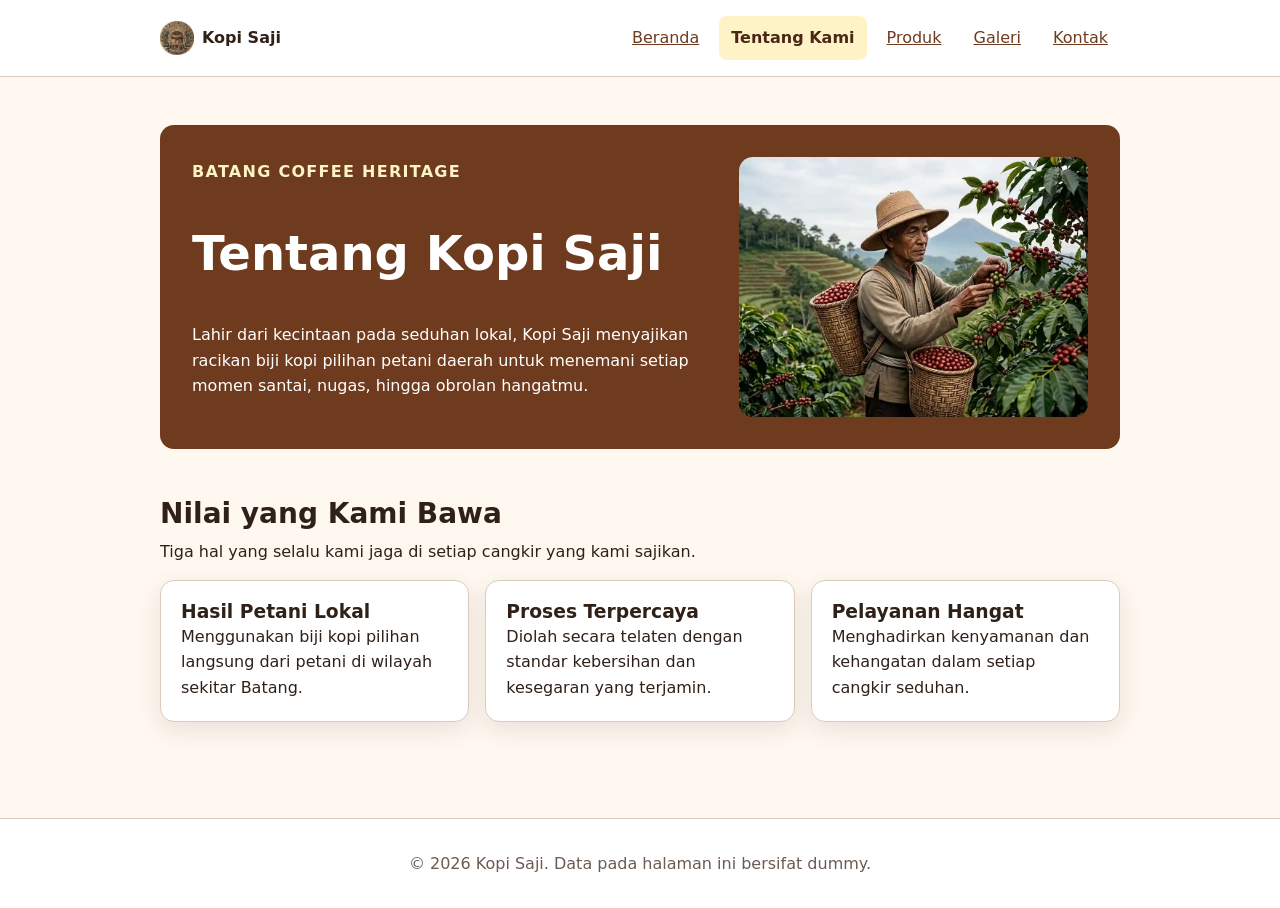
<file: tentang.html>
<!DOCTYPE html>
<html lang="id">

<head>
    <meta charset="utf-8" />
    <meta name="viewport" content="width=device-width, initial-scale=1" />
    <title>Tentang Kopi Saji - Website UMKM</title>
    <link rel="icon" href="favicon.ico" sizes="any" />
    <link rel="stylesheet" href="css/style.css" />
    <script src="js/script.js" defer></script>
</head>

<body>
    <a class="skip-link" href="#konten">Lewati ke konten utama</a>
    <header class="site-header">
        <nav class="nav" aria-label="Navigasi utama">
            <a class="brand" href="index.html">
                <img class="brand-mark" src="assets/images/logo_saji.webp" alt="logo kopi saji" width="34" height="34">
                Kopi Saji
            </a>
            <button class="nav-toggle" type="button" aria-expanded="false" aria-controls="nav-list" aria-label="Menu navigasi"><span class="nav-toggle-icon" aria-hidden="true"></span></button>
            <ul class="nav-list" id="nav-list">
                <li><a href="index.html">Beranda</a></li>
                <li><a class="active" aria-current="page" href="tentang.html">Tentang Kami</a></li>
                <li><a href="produk.html">Produk</a></li>
                <li><a href="galeri.html">Galeri</a></li>
                <li><a href="kontak.html">Kontak</a></li>
            </ul>
        </nav>
    </header>

    <main id="konten" class="page" tabindex="-1">
        <section class="hero" aria-labelledby="tentang-title">
            <div class="hero-content">
                <p class="eyebrow">Batang Coffee Heritage</p>
                <h1 id="tentang-title">Tentang Kopi Saji</h1>
                <p>Lahir dari kecintaan pada seduhan lokal, Kopi Saji menyajikan racikan biji kopi pilihan petani daerah untuk menemani setiap momen santai, nugas, hingga obrolan hangatmu.</p>
            </div>
            <img class="hero-image" src="assets/images/petani_kopi.webp" width="640" height="360" fetchpriority="high" alt="Ilustrasi kebun dan bulir kopi Saji" />
        </section>

        <section class="section" aria-labelledby="nilai-title">
            <div class="section-head">
                <h2 id="nilai-title">Nilai yang Kami Bawa</h2>
                <p>Tiga hal yang selalu kami jaga di setiap cangkir yang kami sajikan.</p>
            </div>
            <div class="values-grid">
                <div class="value-item">
                    <h3>Hasil Petani Lokal</h3>
                    <p>Menggunakan biji kopi pilihan langsung dari petani di wilayah sekitar Batang.</p>
                </div>
                <div class="value-item">
                    <h3>Proses Terpercaya</h3>
                    <p>Diolah secara telaten dengan standar kebersihan dan kesegaran yang terjamin.</p>
                </div>
                <div class="value-item">
                    <h3>Pelayanan Hangat</h3>
                    <p>Menghadirkan kenyamanan dan kehangatan dalam setiap cangkir seduhan.</p>
                </div>
            </div>
        </section>
    </main>

    <footer class="site-footer">
        <p>&copy; 2026 Kopi Saji. Data pada halaman ini bersifat dummy.</p>
    </footer>
</body>

</html>
</file>
<file: css/style.css>
:root {
    --color-primary: #6f3b1f;
    --color-primary-strong: #4b2715;
    --color-text: #2f2118;
    --color-muted: #6b5b52;
    --color-surface: #ffffff;
    --color-surface-soft: #fff8f0;
    --color-border: #dccbbc;
    --color-focus: #1d4ed8;
    --space-1: 0.5rem;
    --space-2: 0.75rem;
    --space-3: 1rem;
    --space-4: 1.5rem;
    --space-5: 2rem;
    --radius-sm: 0.5rem;
    --radius-md: 0.875rem;
    --shadow-card: 0 0.5rem 1.5rem rgb(47 33 24 / 0.1);
    --bg-interactive: #8a4b1f;
    --bg-interactive-strong: #5f3213;
    --color-on-accent: #fff8f0;
    --radius-lg: 1.25rem;
    --color-highlight: #fef3c7;
    --color-highlight-strong: #fde68a;
    --color-success: #166534;
    --color-success-bg: #f0fdf4;
    --space-section: clamp(1.5rem, 1rem + 3vw, 3rem);
    --space-card: clamp(0.75rem, 0.5rem + 1.5vw, 1.25rem);
    --space-hero: clamp(1rem, 0.5rem + 4vw, 2rem);
    --text-h2: clamp(1.375rem, 1.1rem + 1.2vw, 1.75rem);
    --tap-size: 2.75rem;
    --color-error: #b91c1c;
    --color-error-bg: #fef2f2;
}

*,
*::before,
*::after {
    box-sizing: border-box;
}

html {
    color-scheme: light;
    -webkit-text-size-adjust: 100%;
}

body {
    margin: 0;
    color: var(--color-text);
    background: var(--color-surface-soft);
    font-family: system-ui, -apple-system, BlinkMacSystemFont, "Segoe UI", sans-serif;
    font-size: 1rem;
    line-height: 1.6;
}

h1,
h2,
h3 {
    line-height: 1.2;
    text-wrap: balance;
    overflow-wrap: break-word;
}

h1 {
    font-size: clamp(2rem, 6vw, 3rem);
}

h2 {
    font-size: var(--text-h2);
}

p,
li {
    max-width: 68ch;
}

img,
video {
    max-width: 100%;
    height: auto;
}

audio {
    max-width: 100%;
}

figure {
    margin: 0;
}

.brand-mark {
    flex: none;
}

figcaption,
caption {
    color: var(--color-muted);
}

a {
    color: var(--color-primary);
}

a:hover {
    color: var(--color-primary-strong);
}

:focus-visible {
    outline: 3px solid var(--color-focus);
    outline-offset: 3px;
}

.skip-link {
    position: absolute;
    top: -5rem;
    left: var(--space-3);
    padding: var(--space-2) var(--space-3);
    color: var(--color-surface);
    background: var(--color-text);
}

.skip-link:focus {
    top: var(--space-3);
}

.site-header,
.site-footer {
    padding: var(--space-3) var(--space-4);
    background: var(--color-surface);
    border-bottom: 1px solid var(--color-border);
}

.site-footer {
    margin-top: var(--space-section);
    color: var(--color-muted);
    text-align: center;
    border-top: 1px solid var(--color-border);
    border-bottom: 0;
}

/* Aturan global p { max-width: 68ch } membuat teks footer rata tengah di dalam
   kotak sempit yang menempel ke kiri; margin auto memusatkan kotaknya. */
.site-footer p {
    margin-inline: auto;
}

.nav,
.page {
    width: min(100% - 2rem, 60rem);
    margin-inline: auto;
}

.page {
    padding-block: var(--space-section);
}

.nav {
    display: flex;
    flex-direction: column;
    gap: var(--space-3);
    align-items: flex-start;
}

.nav-list {
    display: flex;
    flex-direction: row;
    gap: 0 var(--space-1);
    flex-wrap: wrap;
    padding: 0;
    margin: 0;
    list-style: none;
}

.nav-list a,
.brand {
    display: inline-flex;
    align-items: center;
    min-height: var(--tap-size);
}

.nav-list a {
    padding-inline: var(--space-2);
}

.brand {
    display: inline-flex;
    gap: var(--space-1);
    align-items: center;
    color: var(--color-text);
    font-weight: 800;
    text-decoration: none;
}

.nav a[aria-current="page"] {
    padding: var(--space-1) var(--space-2);
    color: var(--color-primary-strong);
    font-weight: 700;
    text-decoration: none;
    background: var(--color-highlight);
    border-radius: var(--radius-sm);
}

.eyebrow {
    margin: 0 0 var(--space-1);
    color: var(--color-primary);
    font-weight: 800;
    letter-spacing: 0.08em;
    text-transform: uppercase;
}

.section {
    margin-top: var(--space-section);
}

.section-head h2 {
    margin-bottom: var(--space-1);
}

.section-head p {
    margin-top: 0;
}

.price {
    color: var(--color-primary-strong);
    font-weight: 800;
}

button,
.button {
    display: inline-flex;
    align-items: center;
    justify-content: center;
    min-height: var(--tap-size);
    text-align: center;
    padding: var(--space-2) var(--space-3);
    color: var(--color-surface);
    font: inherit;
    font-weight: 700;
    text-decoration: none;
    cursor: pointer;
    background: var(--color-primary);
    border: 0;
    border-radius: var(--radius-sm);
}

button:hover,
.button:hover {
    color: var(--color-surface);
    background: var(--color-primary-strong);
}

button.button-secondary {
    color: var(--color-primary-strong);
    background: var(--color-surface);
    border: 1px solid var(--color-primary);
}

button.button-secondary:hover {
    color: var(--color-primary-strong);
    background: var(--color-highlight);
}

.hero button {
    color: var(--color-text);
    background: var(--color-highlight);
}

.hero button:hover {
    color: var(--color-text);
    background: var(--color-highlight-strong);
}

.hero button.is-promo {
    color: var(--color-primary-strong);
    background: var(--color-surface);
}

.product-card,
.media-card,
.form-card,
.side-card,
.value-item,
.contact-card,
.aside-note,
.table-scroll {
    padding: var(--space-card);
    background: var(--color-surface);
    border: 1px solid var(--color-border);
    border-radius: var(--radius-md);
    box-shadow: var(--shadow-card);
}

.product-card {
    position: relative;
    display: flex;
    flex-direction: column;
    gap: var(--space-1);
}

.product-card h3,
.product-card p {
    margin: 0;
}

.product-img {
    width: 100%;
    border-radius: var(--radius-sm);
}

.product-card figcaption {
    display: flex;
    flex-direction: column;
    gap: var(--space-1);
    margin-top: var(--space-1);
}

.product-header {
    display: flex;
    gap: var(--space-2);
    align-items: baseline;
    justify-content: space-between;
}

article.product-card {
    padding-top: var(--space-5);
}

.product-badge {
    position: absolute;
    top: var(--space-1);
    right: var(--space-3);
    padding: 0 var(--space-2);
    color: var(--color-primary-strong);
    font-size: 0.875rem;
    font-weight: 800;
    background: var(--color-highlight);
    border: 1px solid var(--color-border);
    border-radius: var(--radius-lg);
}

.new-badge {
    align-self: flex-start;
    padding: 0 var(--space-2);
    color: var(--color-on-accent);
    font-size: 0.75rem;
    font-weight: 800;
    letter-spacing: 0.04em;
    text-transform: uppercase;
    background: var(--bg-interactive);
    border-radius: var(--radius-lg);
}

.hero {
    display: grid;
    grid-template-columns: 1fr;
    gap: var(--space-4);
    align-items: center;
    padding: var(--space-hero);
    color: var(--color-surface);
    background: var(--color-primary);
    border-radius: var(--radius-md);
}

.hero :focus-visible {
    outline-color: var(--color-highlight);
}

.hero .eyebrow {
    color: var(--color-highlight);
}

.hero-content {
    min-width: 0;
}

.hero-image {
    width: 100%;
    border-radius: var(--radius-md);
}

.product-grid,
.gallery-grid {
    display: grid;
    grid-template-columns: 1fr;
    gap: var(--space-4) var(--space-3);
}

.media-card figcaption {
    margin-top: var(--space-1);
}

.media-card img {
    width: 100%;
    border-radius: var(--radius-sm);
}

.values-grid,
.contact-card {
    display: grid;
    grid-template-columns: 1fr;
    gap: var(--space-3);
}

.value-item h3,
.value-item p,
.contact-item p {
    margin: 0;
}

.contact-card {
    margin-top: var(--space-3);
}

.aside-note {
    margin-top: var(--space-section);
    background: var(--color-highlight);
}

.table-scroll {
    max-width: 100%;
    overflow-x: auto;
}

.table-scroll:focus-visible {
    outline: 3px solid var(--color-focus);
    outline-offset: 3px;
}

.price-cell {
    white-space: nowrap;
}

table {
    width: 100%;
    border-collapse: collapse;
}

caption {
    margin-bottom: var(--space-2);
    font-weight: 700;
    text-align: left;
}

th,
td {
    padding: var(--space-2);
    text-align: left;
    border: 1px solid var(--color-border);
}

th {
    background: var(--color-surface-soft);
}

.video-wrap {
    display: flex;
    flex-direction: column;
    gap: var(--space-1);
}

.video-wrap video,
.audio-player {
    width: 100%;
}

.video-caption {
    margin: 0;
    color: var(--color-muted);
}

.contact-layout {
    display: grid;
    grid-template-columns: minmax(0, 1fr);
    gap: var(--space-4);
    align-items: start;
}

.form-card {
    display: grid;
    grid-template-columns: minmax(0, 1fr);
    gap: var(--space-3);
}

.form-note,
.field-full {
    grid-column: 1 / -1;
}

.form-note {
    margin: 0;
    color: var(--color-muted);
}

.field label,
legend {
    display: block;
    margin-bottom: var(--space-1);
    font-weight: 700;
}

.field input,
.field select,
.field textarea {
    width: 100%;
    padding: var(--space-2);
    color: inherit;
    font: inherit;
    background: var(--color-surface);
    border: 1px solid var(--color-border);
    border-radius: var(--radius-sm);
}

.field input:focus-visible,
.field select:focus-visible,
.field textarea:focus-visible {
    border-color: var(--bg-interactive-strong);
}

.help-text {
    margin: var(--space-1) 0 0;
    color: var(--color-muted);
    font-size: 0.875rem;
}

fieldset {
    min-width: 0;
    margin: 0;
    padding: var(--space-3);
    border: 1px solid var(--color-border);
    border-radius: var(--radius-sm);
}

input[type="radio"],
input[type="checkbox"] {
    flex: none;
    width: 1.25rem;
    height: 1.25rem;
    margin: 0;
}

.choice-group {
    display: flex;
    flex-wrap: wrap;
    gap: var(--space-2) var(--space-4);
}

.choice {
    display: flex;
    gap: var(--space-1);
    align-items: center;
}

.choice label {
    display: inline-block;
    margin: 0;
    padding-block: var(--space-1);
    font-weight: 400;
}

.form-actions {
    display: flex;
    flex-wrap: wrap;
    gap: var(--space-2);
    align-items: center;
    justify-content: flex-end;
}

.contact-side {
    display: flex;
    flex-direction: column;
    gap: var(--space-3);
}

.side-card h3 {
    margin-top: 0;
}

.side-list {
    display: flex;
    flex-direction: column;
    gap: var(--space-2);
    margin: 0;
}

.side-item dt {
    font-weight: 700;
}

.side-item dd {
    margin: 0;
}

#preview-form {
    margin: 0;
    padding: var(--space-3);
    overflow-wrap: anywhere;
    white-space: pre-wrap;
    background: var(--color-surface);
    border: 1px solid var(--color-border);
    border-radius: var(--radius-sm);
}

.status-msg {
    margin: 0 0 var(--space-2);
    padding: var(--space-2) var(--space-3);
    font-weight: 700;
    border-radius: var(--radius-sm);
}

.status-success {
    color: var(--color-success);
    background: var(--color-success-bg);
    border: 2px solid var(--color-success);
}

@media (min-width: 42rem) {

    .gallery-grid,
    .product-grid--two,
    .form-card {
        grid-template-columns: repeat(2, minmax(0, 1fr));
    }
}

@media (min-width: 48rem) {
    .hero {
        grid-template-columns: 1.2fr 0.8fr;
    }

    .product-grid {
        grid-template-columns: repeat(2, minmax(0, 1fr));
    }

    .values-grid,
    .contact-card {
        grid-template-columns: repeat(3, minmax(0, 1fr));
    }
}

@media (min-width: 60rem) {
    .nav {
        flex-direction: row;
        align-items: center;
        justify-content: space-between;
    }

    .product-grid {
        grid-template-columns: repeat(3, minmax(0, 1fr));
    }

    .product-grid--two {
        grid-template-columns: repeat(2, minmax(0, 1fr));
    }

    .contact-layout {
        grid-template-columns: minmax(0, 1.6fr) minmax(0, 1fr);
    }
}

.nav-toggle {
    display: none;
    width: var(--tap-size);
    padding: 0;
    color: var(--color-primary-strong);
    background: var(--color-surface);
    border: 1px solid var(--color-primary);
}

.nav-toggle:hover {
    color: var(--color-primary-strong);
    background: var(--color-highlight);
}

.nav-toggle-icon,
.nav-toggle-icon::before,
.nav-toggle-icon::after {
    display: block;
    width: 1.25rem;
    height: 2px;
    background: currentColor;
    border-radius: 1px;
    transition: transform 0.2s ease, background-color 0.2s ease;
}

.nav-toggle-icon {
    position: relative;
}

.nav-toggle-icon::before,
.nav-toggle-icon::after {
    position: absolute;
    left: 0;
    content: "";
}

.nav-toggle-icon::before {
    top: -0.4rem;
}

.nav-toggle-icon::after {
    top: 0.4rem;
}

.nav-toggle[aria-expanded="true"] .nav-toggle-icon {
    background: transparent;
}

.nav-toggle[aria-expanded="true"] .nav-toggle-icon::before {
    transform: translateY(0.4rem) rotate(45deg);
}

.nav-toggle[aria-expanded="true"] .nav-toggle-icon::after {
    transform: translateY(-0.4rem) rotate(-45deg);
}

@media (prefers-reduced-motion: reduce) {

    .nav-toggle-icon,
    .nav-toggle-icon::before,
    .nav-toggle-icon::after {
        transition: none;
    }
}

@media (max-width: 47.99rem) {
    .nav--js {
        flex-direction: row;
        flex-wrap: wrap;
        align-items: center;
        justify-content: space-between;
        gap: var(--space-1) var(--space-3);
    }

    .nav--js .nav-toggle {
        display: inline-flex;
    }

    .nav--js .nav-toggle[aria-expanded="false"]~.nav-list {
        display: none;
    }

    .nav--js .nav-list {
        flex: 1 0 100%;
        flex-direction: column;
        gap: var(--space-1);
        padding-top: var(--space-2);
        border-top: 1px solid var(--color-border);
    }

    .nav--js .nav-list li {
        max-width: none;
    }

    .nav--js .nav-list a {
        display: flex;
        width: 100%;
    }
}

.js-product-grid {
    display: grid;
    grid-template-columns: repeat(auto-fit, minmax(14rem, 1fr));
    gap: var(--space-4);
}

.stock-badge {
    display: inline-flex;
    margin-block-start: var(--space-2);
    padding: 0.25rem 0.6rem;
    border-radius: 999px;
    font-size: 0.85rem;
    font-weight: 700;
    background: #dcfce7;
    color: #166534;
}

.stock-badge.warning {
    background: #fef3c7;
    color: #92400e;
}

.stock-badge.empty {
    background: #fee2e2;
    color: #991b1b;
}

#produk-unggulan {
    font-weight: 700;
    color: var(--color-primary, #6f3b1f);
}

.filter-bar {
    display: flex;
    flex-wrap: wrap;
    gap: var(--space-2);
    margin-block: var(--space-3) var(--space-4);
}

.filter-button {
    border: 1px solid var(--color-border);
    border-radius: 999px;
    background: var(--color-surface);
    color: var(--color-text);
    padding: 0.65rem 1rem;
    font-weight: 700;
    cursor: pointer;
}

.filter-button:hover {
    border-color: var(--color-primary);
}

.filter-button.is-active {
    background: var(--color-primary);
    border-color: var(--color-primary);
    color: var(--color-surface);
}

.empty-state {
    grid-column: 1 / -1;
    margin: 0;
    padding: var(--space-3);
    color: var(--color-muted);
    background: var(--color-surface);
    border: 1px dashed var(--color-border);
    border-radius: var(--radius-md);
}

.produk-status {
    font-weight: 700;
    color: var(--color-primary-strong);
}

#produk-dinamis .category-note {
    flex-grow: 1;
}

#produk-dinamis .stock-badge {
    align-self: flex-start;
    margin-block-start: var(--space-2);
}

/* ===== P12: validasi form, status, preferensi, newsletter ===== */
.field-error,
.form-feedback {
    margin: 0;
    color: var(--color-error);
    font-weight: 700;
}

.field-error {
    min-height: 1.4rem;
    margin-top: var(--space-1);
    font-size: 0.9rem;
}

.form-feedback.success {
    color: var(--color-success);
}

.form-feedback:not(:empty) {
    padding: var(--space-2) var(--space-3);
    background: var(--color-error-bg);
    border: 1px solid var(--color-error);
    border-radius: var(--radius-sm);
}

.form-feedback.success:not(:empty) {
    background: var(--color-success-bg);
    border-color: var(--color-success);
}

.field input[aria-invalid="true"],
.field select[aria-invalid="true"],
.field textarea[aria-invalid="true"] {
    background: var(--color-error-bg);
    border-color: var(--color-error);
    box-shadow: 0 0 0 3px rgb(185 28 28 / 15%);
}

input[type="radio"][aria-invalid="true"],
input[type="checkbox"][aria-invalid="true"] {
    outline: 2px solid var(--color-error);
    outline-offset: 2px;
}

input[type="radio"][aria-invalid="true"]:focus-visible,
input[type="checkbox"][aria-invalid="true"]:focus-visible {
    outline: 3px solid var(--color-focus);
}

fieldset.is-invalid {
    border-color: var(--color-error);
}

.newsletter-form {
    display: flex;
    flex-direction: column;
    gap: var(--space-2);
    margin-top: var(--space-2);
}

.newsletter-actions,
.pref-actions {
    display: flex;
    flex-wrap: wrap;
    gap: var(--space-2);
}

.newsletter-actions[hidden],
button[hidden] {
    display: none;
}

#preferensi-status {
    margin-top: 0;
    color: var(--color-text);
    font-weight: 700;
}

@media (max-width: 29.99rem) {
    .form-actions button,
    .newsletter-actions button,
    .pref-actions button {
        flex: 1 1 100%;
    }

    .form-actions {
        justify-content: stretch;
    }
}

/* ===== P13: state katalog (loading / success / empty / error) ===== */
.catalog-status {
    padding: var(--space-2) var(--space-3);
    border-left: 0.25rem solid var(--color-border);
    border-radius: var(--radius-sm);
    background: var(--color-surface-soft);
}

.catalog-status.loading {
    color: var(--color-primary-strong);
    background: var(--color-highlight);
    border-left-color: var(--color-highlight-strong);
}

.catalog-status.success {
    color: var(--color-success);
    background: var(--color-success-bg);
    border-left-color: var(--color-success);
}

.catalog-status.empty {
    color: var(--color-primary-strong);
    background: var(--color-surface-soft);
    border-left-color: var(--color-primary);
}

.catalog-status.error {
    color: var(--color-error);
    background: var(--color-error-bg);
    border-left-color: var(--color-error);
}

/* ===== P13: harga diskon ===== */
.price-old {
    display: flex;
    align-items: center;
    gap: var(--space-1);
    color: var(--color-muted);
}

.discount-tag {
    padding: 0.1rem 0.45rem;
    border-radius: 999px;
    font-size: 0.8rem;
    font-weight: 700;
    background: var(--color-highlight-strong);
    color: var(--color-primary-strong);
}
</file>
